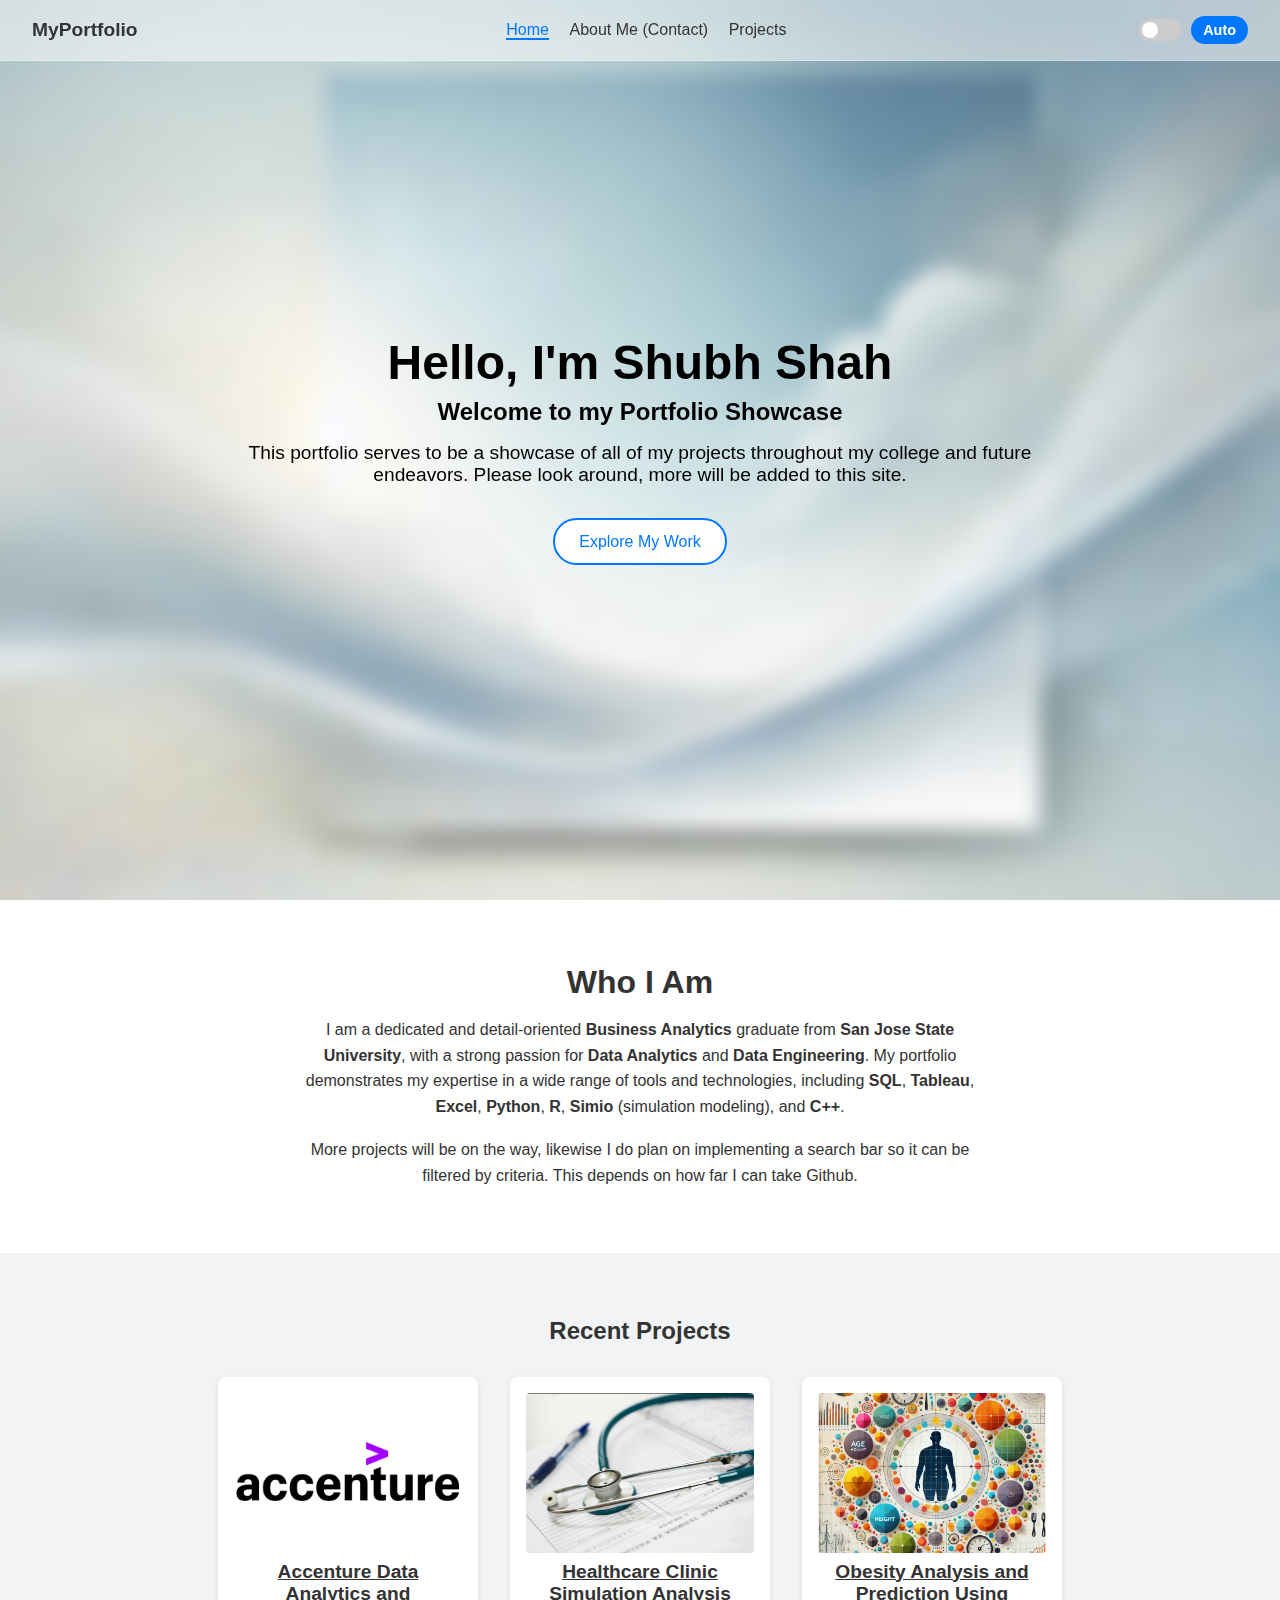
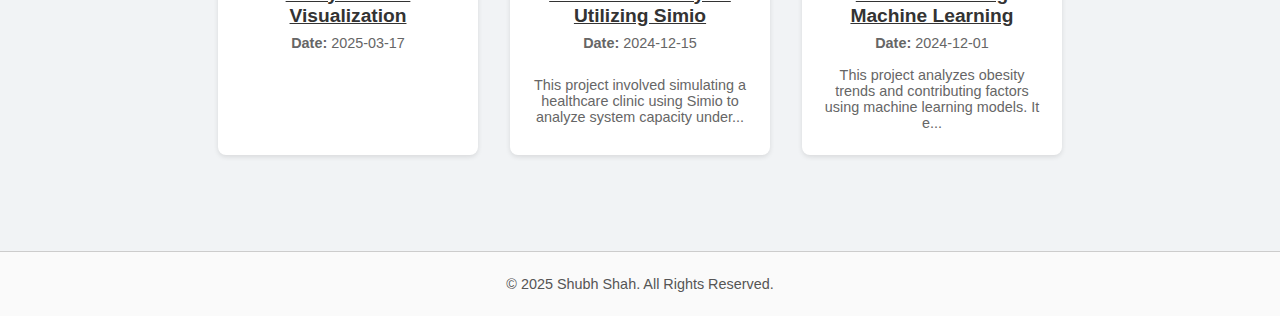
<file: index.html>
<!DOCTYPE html>
<html lang="en">
  <head>
    <meta charset="UTF-8" />
    <title>Shubh Shah | Data Analytics Portfolio</title>
    <meta
      name="description"
      content="Welcome to Shubh Shah's Data Analytics Portfolio. Explore data-driven insights and innovative solutions."
    />
    <meta name="viewport" content="width=device-width, initial-scale=1.0" />
    <link rel="stylesheet" href="assets/style.css" />
    <style>
      /* Enhanced CSS with Modal and Dark Mode Fixes */
      body {
        margin: 0;
        font-family: "Arial", sans-serif;
        background: #f9f9f9;
        transition: background-color 0.3s, color 0.3s; /* Smooth transitions */
      }

      /* Hero Section Background for Light Mode */
      .hero-section {
        position: relative;
        min-height: 100vh;
        display: flex;
        align-items: center;
        justify-content: center;
        text-align: center;
        background: url("assets/images/daytime.jpeg") center/cover no-repeat !important;
        background-blend-mode: overlay;
        padding: 2rem;
      }
      /* Hero Section Background for Dark Mode */
      body.dark .hero-section {
        background: url("assets/images/nighttime.jpg") center/cover no-repeat !important;
      }

      .hero-section::before {
        content: "";
        position: absolute;
        top: 0;
        left: 0;
        width: 100%;
        height: 100%;
        background: rgba(255, 255, 255, 0);
        backdrop-filter: blur(10px);
        z-index: 1;
      }
      .hero-container {
        position: relative;
        z-index: 2;
        color: #000;
        max-width: 800px;
      }
      .hero-container h1 {
        font-size: 3rem;
        margin: 0;
        text-shadow: 2px 2px 4px rgba(0, 0, 0, 0.3);
      }
      .hero-container h3 {
        font-size: 1.5rem;
        margin: 0.5rem 0;
        color: #000;
      }
      .hero-container p {
        font-size: 1.2rem;
        margin: 1rem 0;
      }
      .hero-buttons {
        margin-top: 2rem;
      }
      .hero-buttons button {
        padding: 0.8rem 1.5rem;
        margin: 0 0.5rem;
        font-size: 1rem;
        border: none;
        border-radius: 25px;
        cursor: pointer;
        transition: transform 0.3s, background 0.3s;
      }
      .hero-buttons button:first-child {
        background: #007acc;
        color: #fff;
      }
      .hero-buttons button:last-child {
        background: #fff;
        color: #007acc;
        border: 2px solid #007acc;
      }
      .hero-buttons button:hover {
        transform: scale(1.05);
      }

      .summary-section {
        padding: 4rem 2rem;
        text-align: center;
        background: #fff;
      }
      .summary-section h2 {
        font-size: 2rem;
        margin-bottom: 1rem;
      }
      .summary-section p {
        max-width: 700px;
        margin: 0 auto;
        line-height: 1.6;
        color: #333;
      }
      .projects-teaser {
        padding: 4rem 2rem;
        background: #f1f3f5;
        text-align: center;
      }
      .projects-grid {
        display: grid;
        grid-template-columns: repeat(3, 260px);
        gap: 2rem;
        max-width: 900px;
        margin: 2rem auto;
        justify-content: center;
      }
      .project-card {
        background: #fff;
        padding: 1rem;
        border-radius: 8px;
        box-shadow: 0 2px 5px rgba(0, 0, 0, 0.1);
        transition: transform 0.3s;
        display: flex;
        flex-direction: column;
        height: 100%;
        cursor: pointer;
      }
      .project-card:hover {
        transform: translateY(-5px);
      }
      .project-card img {
        width: 100%;
        height: 160px;
        object-fit: cover;
        border-radius: 4px;
        margin-bottom: 0.5rem;
      }
      .project-card h3 {
        margin: 0 0 0.5rem;
        font-size: 1.2rem;
        color: #333;
        text-align: center;
        text-decoration: underline;
      }
      .project-card p {
        margin: 0 0 0.5rem;
        color: #666;
        flex-grow: 1;
        font-size: 0.9rem;
        text-align: center;
      }
      @media (max-width: 900px) {
        .projects-grid {
          grid-template-columns: repeat(auto-fit, minmax(260px, 1fr));
        }
      }
      @media (max-width: 768px) {
        .hero-container h1 {
          font-size: 2rem;
        }
        .hero-container h3 {
          font-size: 1.2rem;
        }
        .hero-buttons button {
          display: block;
          margin: 0.5rem auto;
        }
      }

      /* Modal Styles (Copied from projects.html) */
      .modal {
        display: none;
        position: fixed;
        left: 0;
        top: 0;
        width: 100%;
        height: 100%;
        background-color: rgba(0, 0, 0, 0.6);
        z-index: 2000;
        justify-content: center;
        align-items: center;
      }
      .modal-content {
        width: 800px;
        max-height: 90vh;
        overflow-y: auto;
        background-color: #fff;
        color: #333;
        border: 1px solid #dcdcdc;
        border-radius: 8px;
        padding: 2rem;
        position: relative;
      }
      .close-btn {
        position: absolute;
        top: 1rem;
        right: 1rem;
        font-size: 1.5rem;
        cursor: pointer;
        background: none;
        border: none;
        color: #333;
      }
      .detailed-view {
        display: block;
      }
      .detailed-view h3 {
        margin: 1rem 0 0.5rem;
        font-size: 1.25rem;
        font-weight: bold;
        text-decoration: underline;
      }
      .detailed-view p {
        line-height: 1.5;
        margin-bottom: 1rem;
      }
      .detailed-view ul {
        margin-left: 1.5rem;
        margin-bottom: 1rem;
      }
      .detailed-view li {
        margin-bottom: 0.5rem;
      }

      /* Dark Mode Adjustments (Explicit Values Matching projects.html) */
      body.dark {
        background-color: #1e1e1e;
        color: #f0f0f0;
      }
      body.dark .summary-section {
        background-color: #1e1e1e;
        color: #f0f0f0;
      }
      body.dark .summary-section p {
        color: #f0f0f0;
      }
      body.dark .projects-teaser {
        background-color: #1e1e1e;
        color: #f0f0f0;
      }
      body.dark .projects-grid .project-card {
        background-color: #2a2a2a; /* Matches projects.html */
        color: #f0f0f0;
        border: 1px solid #444; /* Matches projects.html */
      }
      body.dark .projects-grid .project-card h3 {
        color: #f0f0f0; /* Matches projects.html */
      }
      body.dark .projects-grid .project-card p {
        color: #ccc; /* Matches projects.html */
      }
      body.dark .hero-section::before {
        background: rgba(0, 0, 0, 0.1); /* Darker glassmorphism overlay */
      }
      body.dark .hero-buttons button {
        color: #fff;
        background-color: #005ec2;
      }
      body.dark .hero-buttons button:last-child {
        background-color: #1e1e1e;
        color: #007acc;
        border: 2px solid #007acc;
      }
      body.dark .modal-content {
        background-color: #2a2a2a; /* Matches projects.html */
        color: #f0f0f0;
        border: 1px solid #444; /* Matches projects.html */
      }
      body.dark .close-btn {
        color: #f0f0f0; /* Matches projects.html */
      }

      body:not(.dark) .hero-section {
        /* Retain your background image settings */
        background: linear-gradient(rgba(0, 0, 0, 0.25), rgba(0, 0, 0, 0.25)),
          url("assets/images/image01.png") center/cover no-repeat;
        color: var(--light-text);
      }

      /* Force hero container text to be black in light mode */
      body:not(.dark) .hero-container,
      body:not(.dark) .hero-container h1,
      body:not(.dark) .hero-container h3,
      body:not(.dark) .hero-container p {
        color: #000 !important; /* Black text for light mode */
        text-shadow: none; /* Remove any text shadow */
      }
    </style>
  </head>
  <body>
    <!-- Navbar -->
    <header class="navbar" role="banner">
      <div class="nav-content">
        <div class="logo">MyPortfolio</div>
        <nav class="menu" role="navigation">
          <a href="index.html" class="active">Home</a>
          <a href="about.html">About Me (Contact)</a>
          <a href="projects.html">Projects</a>
        </nav>
        <div class="theme-controls">
          <label class="switch">
            <input
              type="checkbox"
              id="darkModeToggle"
              aria-label="Toggle dark mode"
            />
            <span class="slider round"></span>
          </label>
          <button id="autoModeToggle" class="auto-switch">Auto</button>
        </div>
      </div>
    </header>

    <!-- Hero Section -->
    <section class="hero-section">
      <div class="hero-container">
        <h1>Hello, I'm Shubh Shah</h1>
        <h3>Welcome to my Portfolio Showcase</h3>
        <p>
          This portfolio serves to be a showcase of all of my projects
          throughout my college and future endeavors. Please look around, more
          will be added to this site.
        </p>
        <div class="hero-buttons">
          <button onclick="window.location.href='projects.html'">
            Explore My Work
          </button>
        </div>
      </div>
    </section>

    <!-- Executive Summary -->
    <section class="summary-section">
      <h2>Who I Am</h2>
      <p>
        I am a dedicated and detail-oriented
        <strong>Business Analytics</strong> graduate from
        <strong>San Jose State University</strong>, with a strong passion for
        <strong>Data Analytics</strong> and <strong>Data Engineering</strong>.
        My portfolio demonstrates my expertise in a wide range of tools and
        technologies, including <strong>SQL</strong>, <strong>Tableau</strong>,
        <strong>Excel</strong>, <strong>Python</strong>, <strong>R</strong>,
        <strong>Simio</strong> (simulation modeling), and <strong>C++</strong>.
      </p>
      <br />
      <p>
        More projects will be on the way, likewise I do plan on implementing a
        search bar so it can be filtered by criteria. This depends on how far I
        can take Github.
      </p>
    </section>

    <!-- Recent Projects Section -->
    <section class="projects-teaser">
      <h2>Recent Projects</h2>
      <div class="projects-grid" id="recentProjects"></div>
    </section>

    <!-- Modal for Project Details -->
    <div id="projectModal" class="modal">
      <div class="modal-content">
        <button class="close-btn" id="modalCloseBtn">×</button>
        <div class="detailed-view">
          <h3>Introduction</h3>
          <p id="modalIntroduction"></p>
          <h3>Methodology</h3>
          <div id="modalMethodology"></div>
          <h3>Technologies</h3>
          <ul id="modalTechnologies"></ul>
          <h3>Study Background</h3>
          <p id="modalStory"></p>
          <h3>Collected Data</h3>
          <p id="modalCollectedData"></p>
          <h3>Conclusion</h3>
          <p id="modalConclusions"></p>
          <h3>Additional Resources</h3>
          <ul id="modalResources"></ul>
        </div>
      </div>
    </div>

    <!-- Footer -->
    <footer class="footer" role="contentinfo">
      <p>© 2025 Shubh Shah. All Rights Reserved.</p>
    </footer>

    <!-- JavaScript to Load Top 3 Recent Projects and Open Modals -->
    <script>
      document.addEventListener("DOMContentLoaded", () => {
        loadRecentProjects();
      });

      async function loadRecentProjects() {
        try {
          // Cache-busting to ensure fresh data
          const response = await fetch(
            `assets/projects.json?t=${new Date().getTime()}`
          );
          if (!response.ok)
            throw new Error(`HTTP error! Status: ${response.status}`);
          const projects = await response.json();
          console.log("Fetched projects:", projects); // Debug: Check data

          // Filter unique projects by ID
          const uniqueProjects = projects.filter(
            (p, i, self) => i === self.findIndex((t) => t.id === p.id)
          );
          // Sort by date descending
          uniqueProjects.sort((a, b) => new Date(b.date) - new Date(a.date));
          console.log("Sorted projects:", uniqueProjects); // Debug: Check sorting
          // Take top 3
          const recentProjects = uniqueProjects.slice(0, 3);
          console.log("Top 3 recent projects:", recentProjects); // Debug: Verify top 3

          if (recentProjects.length === 0)
            throw new Error("No projects found.");
          renderRecentProjects(recentProjects);
        } catch (error) {
          console.error("Error loading recent projects:", error);
          document.getElementById(
            "recentProjects"
          ).innerHTML = `<p>Failed to load projects: ${error.message}</p>`;
        }
      }

      function renderRecentProjects(projects) {
        const container = document.getElementById("recentProjects");
        if (!container) {
          console.error("Container #recentProjects not found.");
          return;
        }
        container.innerHTML = ""; // Clear previous content
        projects.forEach((project) => {
          const card = document.createElement("div");
          card.className = "project-card";
          card.innerHTML = `
            <img src="${
              project.thumbnail || "assets/images/default.png"
            }" alt="${project.title} Thumbnail">
            <h3>${project.title || "Untitled Project"}</h3>
            <p><strong>Date:</strong> ${project.date || "N/A"}</p>
            <p>${(project.description || "No description available.").substring(
              0,
              100
            )}...</p>
          `;
          card.addEventListener("click", () => openModal(project));
          container.appendChild(card);
        });
      }

      function openModal(project) {
        const modal = document.getElementById("projectModal");
        if (!modal) {
          console.error("Modal #projectModal not found.");
          return;
        }

        // Populate modal content
        document.getElementById("modalIntroduction").innerHTML =
          project.description || "No detailed description available.";
        document.getElementById("modalMethodology").innerHTML =
          project.methodology || "No methodology provided.";
        document.getElementById("modalTechnologies").innerHTML =
          project.technologies && project.technologies.length
            ? project.technologies.map((tech) => `<li>${tech}</li>`).join("")
            : "<li>No technologies listed</li>";
        document.getElementById("modalStory").innerHTML =
          project.overview?.story || "No background provided.";
        document.getElementById("modalCollectedData").innerHTML =
          project.overview?.collectedData || "No data collected.";
        document.getElementById("modalConclusions").innerHTML =
          project.overview?.conclusions || "No conclusions provided.";
        document.getElementById("modalResources").innerHTML =
          project.resources && project.resources.length
            ? project.resources
                .map(
                  (resource) => `
                    <li>
                      <strong>${resource.name || "Resource"}</strong> (${
                    resource.category || "N/A"
                  }) – 
                      <a href="${
                        resource.file_path || "#"
                      }" target="_blank">View</a> / 
                      <a href="${
                        resource.file_path || "#"
                      }" download>Download</a>
                    </li>`
                )
                .join("")
            : "<li>No additional resources available.</li>";

        modal.style.display = "flex"; // Show the modal
      }

      function closeModal() {
        const modal = document.getElementById("projectModal");
        if (modal) modal.style.display = "none";
      }

      // Event listeners for closing the modal
      document
        .getElementById("modalCloseBtn")
        ?.addEventListener("click", closeModal);
      window.addEventListener("click", (e) => {
        const modal = document.getElementById("projectModal");
        if (e.target === modal) closeModal();
      });
    </script>
    <script src="assets/script.js"></script>
  </body>
</html>
</file>
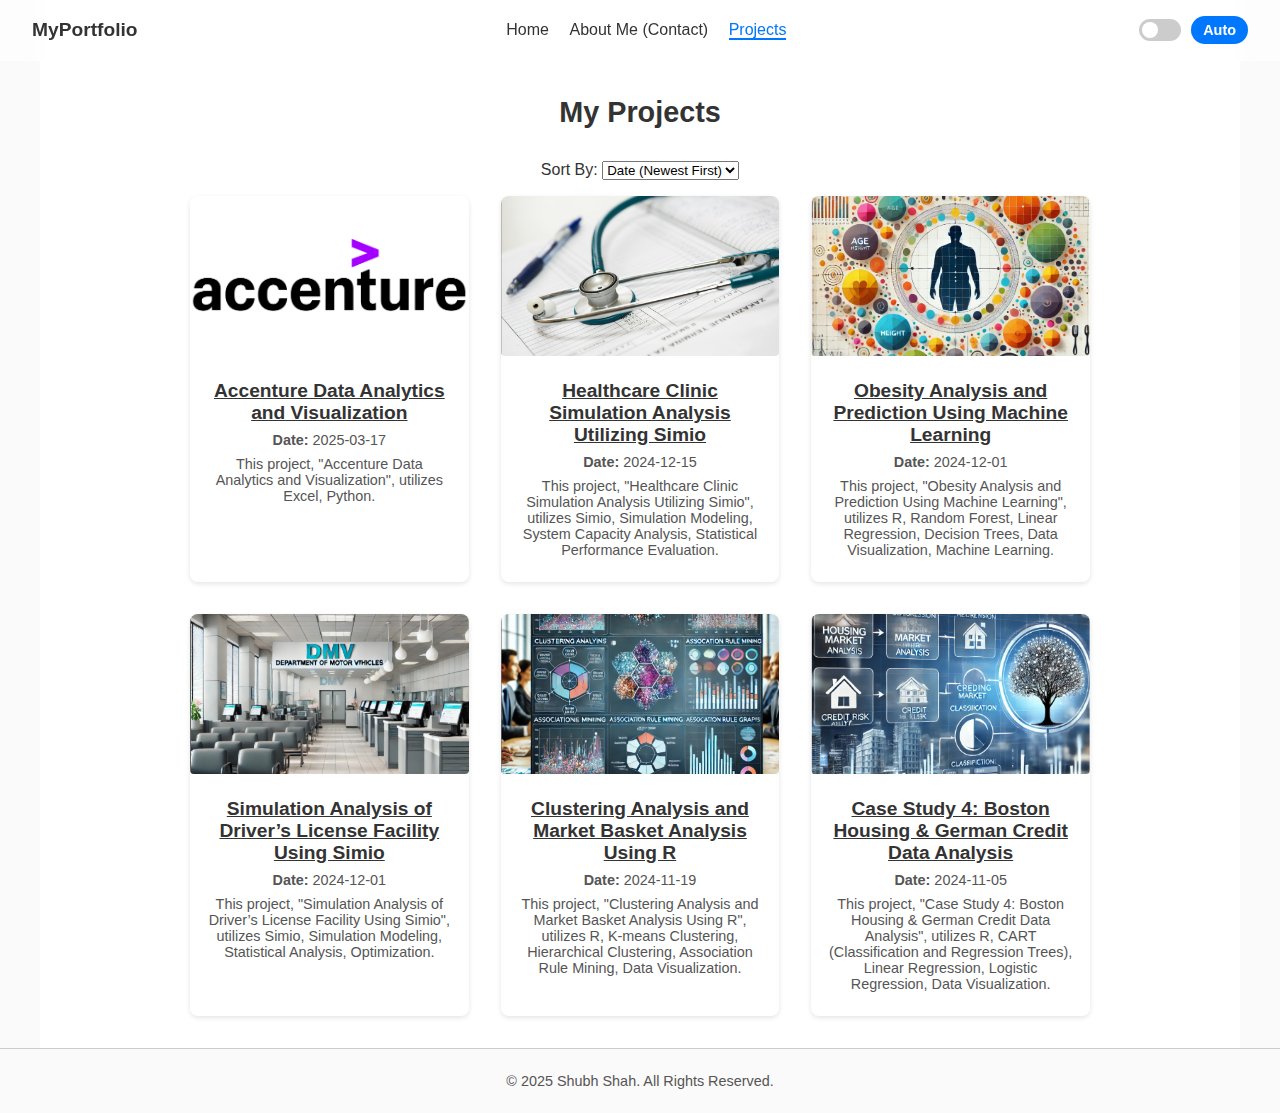
<file: projects.html>
<!DOCTYPE html>
<html lang="en">
  <head>
    <meta charset="UTF-8" />
    <title>MyPortfolio | Projects</title>
    <meta
      name="description"
      content="Explore my projects, showcasing dynamic solutions and innovative code implementations."
    />
    <meta name="viewport" content="width=device-width, initial-scale=1.0" />
    <link rel="stylesheet" href="assets/style.css" />
    <!-- Inline Critical Styles -->
    <style>
      /* Base Styles */
      * {
        margin: 0;
        padding: 0;
        box-sizing: border-box;
      }
      body {
        font-family: -apple-system, BlinkMacSystemFont, "Segoe UI", Roboto,
          sans-serif;
        background-color: #fafafa;
        color: #333;
        transition: background-color 0.3s, color 0.3s;
      }
      body.dark {
        background-color: #1e1e1e;
        color: #f0f0f0;
      }
      /* Navbar */
      .navbar {
        position: fixed;
        top: 0;
        left: 0;
        width: 100%;
        background-color: rgba(255, 255, 255, 0.5);
        border-bottom: 1px solid rgba(255, 255, 255, 0.3);
        z-index: 999;
      }
      body.dark .navbar {
        background-color: rgba(30, 30, 30, 0.5);
        border-bottom: 1px solid rgba(255, 255, 255, 0.1);
      }
      .nav-content {
        display: flex;
        align-items: center;
        justify-content: space-between;
        padding: 1rem 2rem;
      }
      .logo {
        font-weight: bold;
        font-size: 1.2rem;
      }
      .menu a {
        margin-left: 1rem;
        text-decoration: none;
        color: inherit;
      }
      .menu a.active {
        color: #0077ff;
        border-bottom: 2px solid #0077ff;
      }
      /* Projects Section */
      .page-section {
        padding: 6rem 2rem 2rem;
        max-width: 1200px;
        margin: 0 auto;
      }
      .projects-section h2 {
        text-align: center;
        margin-bottom: 2rem;
        font-size: 1.8rem;
      }
      .project-cards-container {
        display: grid;
        grid-template-columns: repeat(3, 1fr);
        gap: 2rem;
        max-width: 900px;
        margin: 0 auto;
      }
      .project-card {
        background-color: #fff;
        border-radius: 8px;
        box-shadow: 0 2px 5px rgba(0, 0, 0, 0.1);
        cursor: pointer;
        display: flex;
        flex-direction: column;
      }
      body.dark .project-card {
        background-color: #2a2a2a;
        color: #f0f0f0;
        border: 1px solid #444;
      }
      .project-card img {
        width: 100%;
        height: 160px;
        object-fit: cover;
        border-radius: 4px;
      }
      .card-content {
        padding: 1rem;
        text-align: center;
      }
      .card-content h3 {
        margin-bottom: 0.5rem;
        font-size: 1.2rem;
        text-decoration: underline;
      }
      .card-content p {
        margin-bottom: 0.5rem;
        font-size: 0.9rem;
        color: #555;
      }
      body.dark .card-content p {
        color: #ccc;
      }
      /* Modal Styles */
      .modal {
        display: none;
        position: fixed;
        left: 0;
        top: 0;
        width: 100%;
        height: 100%;
        background-color: rgba(0, 0, 0, 0.6);
        z-index: 2000;
        justify-content: center;
        align-items: center;
      }
      .modal-content {
        width: 800px;
        max-height: 90vh;
        overflow-y: auto;
        background-color: #fff;
        color: #333;
        border: 1px solid #dcdcdc;
        border-radius: 8px;
        padding: 2rem;
        position: relative;
      }
      body.dark .modal-content {
        background-color: #2a2a2a;
        color: #f0f0f0;
      }
      .close-btn {
        position: absolute;
        top: 1rem;
        right: 1rem;
        font-size: 1.5rem;
        cursor: pointer;
        background: none;
        border: none;
        color: #333;
      }
      body.dark .close-btn {
        color: #f0f0f0;
      }
      /* Detailed Modal View */
      .detailed-view {
        display: block;
      }
      .detailed-view h3 {
        margin: 1rem 0 0.5rem;
        font-size: 1.25rem;
        font-weight: bold;
        text-decoration: underline;
      }
      .detailed-view p {
        line-height: 1.5;
        margin-bottom: 1rem;
      }
      .detailed-view ul {
        margin-left: 1.5rem;
        margin-bottom: 1rem;
      }
      .detailed-view li {
        margin-bottom: 0.5rem;
      }
    </style>
  </head>
  <body>
    <!-- Navbar -->
    <header class="navbar" role="banner">
      <div class="nav-content">
        <div class="logo">MyPortfolio</div>
        <nav class="menu" role="navigation">
          <a href="index.html">Home</a>
          <a href="about.html">About Me (Contact)</a>
          <a href="projects.html" class="active">Projects</a>
        </nav>
        <div class="theme-controls">
          <label class="switch">
            <input
              type="checkbox"
              id="darkModeToggle"
              aria-label="Toggle dark mode"
            />
            <span class="slider round"></span>
          </label>
          <button id="autoModeToggle" class="auto-switch">Auto</button>
        </div>
      </div>
    </header>

    <!-- Projects Section -->
    <section class="page-section projects-section">
      <h2>My Projects</h2>
      <div style="margin-bottom: 1rem; text-align: center">
        <label for="sortSelect">Sort By:</label>
        <select id="sortSelect" onchange="sortProjects()">
          <option value="date">Date (Newest First)</option>
          <option value="title">Title (A-Z)</option>
        </select>
      </div>
      <div id="projectCardsContainer" class="project-cards-container">
        <!-- Cards loaded dynamically -->
      </div>
    </section>

    <footer class="footer" role="contentinfo">
      <p>© 2025 Shubh Shah. All Rights Reserved.</p>
    </footer>

    <!-- Modal for Project Details (Detailed View Only) -->
    <div id="projectModal" class="modal">
      <div class="modal-content">
        <button class="close-btn" id="modalCloseBtn">×</button>
        <div class="detailed-view">
          <h3>Introduction</h3>
          <p id="modalIntroduction"></p>
          <h3>Methodology</h3>
          <div id="modalMethodology"></div>
          <h3>Technologies</h3>
          <ul id="modalTechnologies"></ul>
          <h3>Study Background</h3>
          <p id="modalStory"></p>
          <h3>Collected Data</h3>
          <p id="modalCollectedData"></p>
          <h3>Conclusion</h3>
          <p id="modalConclusions"></p>
          <h3>Additional Resources</h3>
          <ul id="modalResources"></ul>
        </div>
      </div>
    </div>

    <!-- Inline JavaScript -->
    <script>
      document.addEventListener("DOMContentLoaded", () => {
        loadProjects();
      });

      async function loadProjects() {
        try {
          // Add cache-busting query parameter
          const response = await fetch(
            `assets/projects.json?t=${new Date().getTime()}`
          );
          if (!response.ok)
            throw new Error("Network response was not ok " + response.status);
          const projects = await response.json();
          console.log("Fetched projects:", projects); // Debug log
          const uniqueProjects = projects.filter(
            (p, i, self) => i === self.findIndex((t) => t.id === p.id)
          );
          uniqueProjects.sort((a, b) => new Date(b.date) - new Date(a.date));
          renderProjectCards(uniqueProjects);
          window.projectData = uniqueProjects;
        } catch (error) {
          console.error("Error loading projects:", error);
          document.getElementById("projectCardsContainer").innerHTML =
            "<p>Unable to load projects at this time. Error: " +
            error.message +
            "</p>";
        }
      }

      function renderProjectCards(projects) {
        const container = document.getElementById("projectCardsContainer");
        if (!container) return;
        container.innerHTML = "";
        projects.forEach((project) => {
          const card = document.createElement("div");
          card.className = "project-card";
          card.id = `project-${project.id}`;
          card.innerHTML = `
            <img src="${
              project.thumbnail || "assets/images/default.png"
            }" alt="${project.title} Thumbnail" class="thumbnail">
            <div class="card-content">
              <h3>${project.title}</h3>
              <p><strong>Date:</strong> ${project.date}</p>
              <p>This project, "${project.title}", utilizes ${
            project.technologies.join(", ") || "various technologies"
          }.</p>
            </div>
          `;
          card.addEventListener("click", () => openModal(project));
          container.appendChild(card);
        });
        const hash = window.location.hash.substring(1);
        if (hash) {
          const projectId = parseInt(hash, 10);
          const targetProject = projects.find((p) => p.id === projectId);
          if (targetProject) openModal(targetProject);
        }
      }

      function isImageFile(filePath) {
        const imageExtensions = [
          ".png",
          ".jpg",
          ".jpeg",
          ".gif",
          ".bmp",
          ".svg",
        ];
        const ext = filePath
          .toLowerCase()
          .slice(((filePath.lastIndexOf(".") - 1) >>> 0) + 2);
        return imageExtensions.includes("." + ext);
      }

      function openModal(project) {
        const modal = document.getElementById("projectModal");
        if (!modal) return;
        // Populate Detailed View Sections directly
        document.getElementById("modalIntroduction").innerHTML = `<p>${
          project.description || "No detailed description available."
        }</p>`;
        document.getElementById("modalMethodology").innerHTML =
          project.methodology || "No methodology provided.";
        if (project.technologies && project.technologies.length) {
          document.getElementById("modalTechnologies").innerHTML =
            project.technologies.map((tech) => `<li>${tech}</li>`).join("");
        } else {
          document.getElementById("modalTechnologies").innerHTML =
            "<li>No technologies listed</li>";
        }
        document.getElementById("modalStory").innerHTML =
          project.overview?.story || "No background provided.";
        document.getElementById("modalCollectedData").innerHTML =
          project.overview?.collectedData || "No data collected.";
        document.getElementById("modalConclusions").innerHTML =
          project.overview?.conclusions || "No conclusions provided.";
        if (project.resources && project.resources.length) {
          document.getElementById("modalResources").innerHTML =
            project.resources
              .map((resource) => {
                // Construct GitHub view URL for the file
                const viewUrl = `https://github.com/sshah2000/sshah/blob/main/${resource.file_path}`;
                // Construct raw URL for downloading
                const rawUrl = `https://raw.githubusercontent.com/sshah2000/sshah/main/${resource.file_path}`;

                return `
    <li>
        <strong>${resource.name}</strong> (${resource.category}) – 
        <a href="${viewUrl}" target="_blank">View</a>
 / 
        <a href="${rawUrl}" download>Download</a>
    </li>
`;
              })
              .join("");
        } else {
          document.getElementById("modalResources").innerHTML =
            "<li>No additional resources available.</li>";
        }
        // Directly display the detailed modal
        modal.style.display = "flex";
      }

      function closeModal() {
        const modal = document.getElementById("projectModal");
        if (modal) modal.style.display = "none";
      }

      document
        .getElementById("modalCloseBtn")
        ?.addEventListener("click", closeModal);
      window.addEventListener("click", (e) => {
        const modal = document.getElementById("projectModal");
        if (e.target === modal) closeModal();
      });

      function openImageViewer(imageUrl) {
        const viewer = document.getElementById("imageViewer");
        const viewerImage = document.getElementById("viewerImage");
        if (viewer && viewerImage) {
          viewerImage.src = imageUrl;
          viewer.style.display = "flex";
        }
      }

      function closeImageViewer() {
        const viewer = document.getElementById("imageViewer");
        if (viewer) viewer.style.display = "none";
      }

      document
        .getElementById("imageViewerCloseBtn")
        ?.addEventListener("click", closeImageViewer);
      window.addEventListener("click", (e) => {
        const viewer = document.getElementById("imageViewer");
        if (e.target === viewer) closeImageViewer();
      });

      function sortProjects() {
        const sortSelect = document.getElementById("sortSelect");
        const sortValue = sortSelect.value;
        let sortedProjects = [...window.projectData];
        if (!sortedProjects || sortedProjects.length === 0) {
          console.warn("No project data available for sorting. Reloading...");
          loadProjects();
          return;
        }
        if (sortValue === "date") {
          sortedProjects.sort((a, b) => new Date(b.date) - new Date(a.date));
        } else if (sortValue === "title") {
          sortedProjects.sort((a, b) => a.title.localeCompare(b.title));
        }
        renderProjectCards(sortedProjects);
      }

      window.sortProjects = sortProjects;
      // Poll for updates every 10 seconds
      setInterval(loadProjects, 10000);
    </script>
    <script src="assets/script.js"></script>
  </body>
</html>
</file>
<file: assets/style.css>
/* style.css */

/* CSS Variables for Light and Dark Mode */
:root {
  --primary-color: #0077ff;
  --primary-color-dark: #005ec2;
  --light-bg: #fafafa;
  --light-text: #333;
  --dark-bg: #1e1e1e;
  --dark-text: #f0f0f0;
  --white: #fff;
  --gray-light: #ccc;
  --gray-dark: #555;
  --modal-bg: #fff;
  --modal-bg-dark: #2a2a2a;
}

/* Reset & Base Styles */
* {
  margin: 0;
  padding: 0;
  box-sizing: border-box;
}

body {
  font-family: -apple-system, BlinkMacSystemFont, "Segoe UI", Roboto, sans-serif;
  background-color: var(--light-bg);
  color: var(--light-text);
  transition: background-color 0.3s, color 0.3s;
}

body.dark {
  background-color: var(--dark-bg);
  color: var(--dark-text);
}

/* Navbar Styles */
.navbar {
  position: fixed;
  top: 0;
  left: 0;
  width: 100%;
  backdrop-filter: blur(10px);
  background-color: rgba(255, 255, 255, 0.5);
  border-bottom: 1px solid rgba(255, 255, 255, 0.3);
  z-index: 999;
}

body.dark .navbar {
  background-color: rgba(30, 30, 30, 0.5);
  border-bottom: 1px solid rgba(255, 255, 255, 0.1);
}

.nav-content {
  display: flex;
  align-items: center;
  justify-content: space-between;
  padding: 1rem 2rem;
}

.logo {
  font-weight: bold;
  font-size: 1.2rem;
}

.menu a {
  margin-left: 1rem;
  text-decoration: none;
  color: inherit;
  transition: color 0.2s;
}

.menu a:hover,
.menu a.active {
  color: var(--primary-color);
  border-bottom: 2px solid var(--primary-color);
}

/* Dark Mode Toggle Switch */
.switch {
  position: relative;
  display: inline-block;
  width: 42px;
  height: 22px;
}

.switch input {
  opacity: 0;
  width: 0;
  height: 0;
}

.slider {
  position: absolute;
  cursor: pointer;
  top: 0;
  left: 0;
  right: 0;
  bottom: 0;
  background-color: var(--gray-light);
  transition: 0.4s;
  border-radius: 34px;
}

.slider:before {
  position: absolute;
  content: "";
  height: 16px;
  width: 16px;
  left: 3px;
  bottom: 3px;
  background-color: var(--white);
  transition: 0.4s;
  border-radius: 50%;
}

input:checked + .slider {
  background-color: var(--primary-color);
}

input:checked + .slider:before {
  transform: translateX(20px);
}

/* Theme Controls */
.theme-controls {
  display: flex;
  align-items: center;
  gap: 10px;
}

/* Auto Mode Button Styling */
.auto-switch {
  padding: 6px 12px;
  background-color: var(--gray-light); /* Default inactive */
  color: var(--dark-text);
  border: none;
  border-radius: 34px;
  cursor: pointer;
  transition: background-color 0.3s, transform 0.2s;
  font-weight: bold;
  font-size: 0.9rem;
}

/* Auto Mode Active (Blue) */
.auto-switch.active {
  background-color: var(--primary-color); /* Blue when active */
  color: var(--white);
}

/* Hover Effect */
.auto-switch:hover {
  transform: scale(1.05);
}

/* Dark Mode Adjustments for Auto Switch */
body.dark .auto-switch {
  background-color: var(--gray-dark);
  color: var(--white);
}

body.dark .auto-switch.active {
  background-color: var(--primary-color-dark); /* Darker blue in dark mode */
}

/* Hero Section Styles */
.hero-section {
  position: relative;
  min-height: 100vh;
  display: flex;
  align-items: center;
  justify-content: center;
  text-align: center;
  padding-top: 4rem;
  background: linear-gradient(rgba(0, 0, 0, 0.5), rgba(0, 0, 0, 0.5)),
    /* Blur overlay */ url("assets/images/image01.png") center/cover no-repeat; /* Default image */
  background-blend-mode: overlay;
  backdrop-filter: blur(10px); /* Blur effect for the background */
  animation: none; /* Remove slideshow animation, as it’s not in the screenshot */
}

.hero-section::before {
  content: "";
  position: absolute;
  top: 0;
  left: 0;
  width: 100%;
  height: 100%;
  background: linear-gradient(
    rgba(0, 0, 0, 0.7),
    rgba(0, 0, 0, 0.7)
  ); /* Dark overlay for text readability */
  z-index: 1;
  backdrop-filter: blur(5px); /* Blur effect for text layer */
}

.hero-container {
  position: relative;
  z-index: 2; /* Above the slideshow and blur */
  color: var(--white); /* Ensure text is readable over slideshow */
  max-width: 800px;
}

.hero-container h1 {
  font-size: 2.5rem;
  margin-bottom: 1rem;
  text-shadow: 2px 2px 4px rgba(0, 0, 0, 0.5); /* Enhance readability */
}

.hero-container h3 {
  font-size: 1.2rem;
  margin: 0.5rem 0;
  color: #e0e0e0;
}

.hero-container p {
  font-size: 1rem;
  margin-bottom: 2rem;
}

.hero-buttons {
  margin-top: 1.5rem;
  display: flex;
  gap: 1rem;
  justify-content: center;
}

.hero-buttons button {
  padding: 0.8rem 1.2rem;
  font-size: 1rem;
  border: none;
  border-radius: 5px;
  color: var(--white);
  background-color: var(--primary-color);
  cursor: pointer;
  transition: background-color 0.3s, transform 0.2s;
}

.hero-buttons button:hover {
  background-color: var(--primary-color-dark);
  transform: translateY(-2px);
}

/* Dark Mode Adjustments for Hero Section */
body.dark .hero-section {
  background: linear-gradient(rgba(0, 0, 0, 0.7), rgba(0, 0, 0, 0.7)),
    url("assets/images/image02.png") center/cover no-repeat;
  background-blend-mode: overlay;
  color: var(--dark-text);
}

body.dark .hero-container h1,
body.dark .hero-container h3,
body.dark .hero-container p {
  text-shadow: 2px 2px 4px rgba(0, 0, 0, 0.5);
  color: var(--white);
}

body.dark .hero-buttons button {
  color: var(--white);
  background-color: var(--primary-color-dark);
}

body.dark .hero-buttons button:last-child {
  background-color: var(--dark-bg);
  color: var(--primary-color);
  border: 2px solid var(--primary-color);
}

/* Light Mode Adjustments for Hero Section */
body:not(.dark) .hero-section {
  background: linear-gradient(rgba(0, 0, 0, 0.25), rgba(0, 0, 0, 0.25)),
    url("assets/images/image01.png") center/cover no-repeat;
  color: var(--light-text);
}

body:not(.dark) .hero-container h1,
body:not(.dark) .hero-container h3,
body:not(.dark) .hero-container p {
  color: var(--white);
  text-shadow: none;
}

body:not(.dark) .hero-buttons button {
  color: var(--white);
  background-color: var(--primary-color);
}

body:not(.dark) .hero-buttons button:last-child {
  background-color: var(--white);
  color: var(--primary-color);
  border: 2px solid var(--primary-color);
}

/* Light Mode Adjustments for Hero Section */
body:not(.dark) .hero-section {
  background: linear-gradient(rgba(0, 0, 0, 0.25), rgba(0, 0, 0, 0.25)),
    url("assets/images/image02.png") center/cover no-repeat;
  color: var(--light-text);
}

body:not(.dark) .hero-container h1,
body:not(.dark) .hero-container h3,
body:not(.dark) .hero-container p {
  color: var(--white);
  text-shadow: none;
}

body:not(.dark) .hero-buttons button {
  color: var(--white);
  background-color: var(--primary-color);
}

body:not(.dark) .hero-buttons button:last-child {
  background-color: var(--white);
  color: var(--primary-color);
  border: 2px solid var(--primary-color);
}

/* Page Sections */
.page-section {
  padding: 6rem 2rem 2rem;
  max-width: 1200px;
  margin: 0 auto;
}

.page-section h2 {
  text-align: center;
  margin-bottom: 2rem;
}

/* About Section */
.about-section .about-content {
  display: flex;
  flex-wrap: wrap;
  gap: 2rem;
  align-items: center;
  justify-content: center;
  max-width: 800px;
  margin: 0 auto;
}

.about-photo {
  width: 200px;
  height: 200px;
  object-fit: cover;
  border-radius: 50%;
}

/* Projects Section */
.projects-section {
  padding: 4rem 2rem;
  background-color: var(--white);
}

body.dark .projects-section {
  background-color: var(--dark-bg);
}

.projects-section h2 {
  text-align: center;
  margin-bottom: 2rem;
  font-size: 1.8rem;
}

.projects-grid,
.featured-projects-grid {
  display: grid;
  grid-template-columns: repeat(3, 1fr);
  gap: 2rem;
  max-width: 900px;
  margin: 2rem auto;
  justify-content: center;
}

@media (max-width: 1200px) {
  .projects-grid,
  .featured-projects-grid {
    grid-template-columns: repeat(3, 1fr);
  }
}

@media (max-width: 900px) {
  .projects-grid,
  .featured-projects-grid {
    grid-template-columns: repeat(auto-fit, minmax(260px, 1fr));
  }
}

@media (max-width: 768px) {
  .projects-grid,
  .featured-projects-grid {
    grid-template-columns: repeat(2, 1fr);
  }
}

@media (max-width: 480px) {
  .projects-grid,
  .featured-projects-grid {
    grid-template-columns: 1fr;
  }
}

.project-card,
.featured-project-card {
  background-color: var(--white);
  border-radius: 8px;
  box-shadow: 0 2px 5px rgba(0, 0, 0, 0.1);
  overflow: hidden;
  transition: transform 0.2s;
  cursor: pointer;
  display: flex;
  flex-direction: column;
  height: 100%;
}

body.dark .project-card,
body.dark .featured-project-card {
  background-color: var(--modal-bg-dark);
  color: var(--dark-text);
  border: 1px solid #444;
}

.project-card:hover,
.featured-project-card:hover {
  transform: translateY(-3px);
}

.project-card img,
.featured-project-card img {
  width: 100%;
  height: 160px;
  object-fit: cover;
  border-radius: 4px;
  margin-bottom: 0.5rem;
}

.project-card .card-content,
.featured-project-card .content {
  padding: 1rem;
  text-align: center;
}

.project-card .card-content h3,
.featured-project-card .content h3 {
  margin-bottom: 0.5rem;
  font-size: 1.2rem;
  color: var(--light-text);
  text-align: center;
  text-decoration: underline;
}

body.dark .project-card .card-content h3,
body.dark .featured-project-card .content h3 {
  color: var(--dark-text);
}

.project-card .card-content p,
.featured-project-card .content p {
  margin-bottom: 0.5rem;
  color: var(--gray-dark);
  flex-grow: 1;
  font-size: 0.9rem;
  text-align: center;
}

body.dark .project-card .card-content p,
body.dark .featured-project-card .content p {
  color: var(--gray-light);
}

.featured-project-card button {
  margin-top: 1rem;
  padding: 0.5rem 1rem;
  background-color: var(--primary-color);
  border: none;
  border-radius: 5px;
  color: var(--white);
  cursor: pointer;
  transition: background-color 0.3s;
}

.featured-project-card button:hover {
  background-color: var(--primary-color-dark);
}

/* Modal Styles */
.modal {
  display: none;
  position: fixed;
  left: 0;
  top: 0;
  width: 100%;
  height: 100%;
  background-color: rgba(0, 0, 0, 0.6); /* Semi-transparent overlay */
  z-index: 2000;
  justify-content: center;
  align-items: center;
  transition: background-color 0.3s; /* Smooth transition for theme changes */
}

/* Modal Styles */
.modal {
  display: none;
  position: fixed;
  left: 0;
  top: 0;
  width: 100%;
  height: 100%;
  background-color: rgba(0, 0, 0, 0.6); /* Semi-transparent overlay */
  z-index: 2000;
  justify-content: center;
  align-items: center;
  transition: background-color 0.3s; /* Smooth transition for theme changes */
}

/* Modal Content */
.modal-content {
  width: 80vw;
  max-height: 80vh;
  overflow-y: auto;
  background-color: var(--modal-bg); /* Light mode */
  color: var(--light-text);
  position: relative;
  border-radius: 8px;
  padding: 2rem; /* Increased for report-like spacing */
  box-shadow: 0 4px 6px rgba(0, 0, 0, 0.1);
  transition: background-color 0.3s, color 0.3s; /* Smooth theme switching */
}

/* Dark Mode Adjustments for Modal Content */
body.dark .modal-content {
  background-color: var(--modal-bg-dark);
  color: var(--dark-text);
}

/* Ensure no size changes in dark mode */
body.dark .modal-content,
body:not(.dark) .modal-content {
  width: 80vw;
  max-height: 80vh;
}

/* Close Button */
.close-btn {
  position: absolute;
  top: 1rem;
  right: 1rem;
  font-size: 1.5rem;
  cursor: pointer;
  background: none;
  border: none;
  color: var(--light-text);
  transition: color 0.3s;
}

body.dark .close-btn {
  color: var(--dark-text);
}

/* Modal Tabs (Optional, preserved from original) */
.modal-tabs {
  display: flex;
  border-bottom: 1px solid var(--gray-light);
  margin-bottom: 1rem;
}

body.dark .modal-tabs {
  border-bottom: 1px solid #444;
}

.tablinks {
  background: none;
  border: none;
  cursor: pointer;
  padding: 0.5rem 1rem;
  font-weight: 500;
  color: var(--light-text);
  transition: color 0.3s, border-bottom 0.3s;
}

body.dark .tablinks {
  color: var(--dark-text);
}

.tablinks.active {
  border-bottom: 3px solid var(--primary-color);
  color: var(--primary-color);
}

.tabcontent {
  display: none;
  margin-top: 1rem;
}

.tabcontent.active {
  display: block;
}

/* Report Section Styling for Modal */
.report-section {
  line-height: 1.6;
  font-size: 1rem;
  display: grid;
  grid-template-columns: repeat(
    3,
    1fr
  ); /* Desktop: 3 columns for thumbnail, title/date, description */
  gap: 1rem;
}

.report-section h2 {
  text-align: center;
  text-decoration: underline;
  margin-bottom: 1rem;
  grid-column: span 3; /* Span all columns */
  color: var(--light-text);
}

body.dark .report-section h2 {
  color: var(--dark-text);
}

.report-section h3 {
  text-decoration: underline;
  margin-top: 1rem;
  margin-bottom: 0.5rem;
  grid-column: span 3; /* Span all columns */
  color: var(--light-text);
}

body.dark .report-section h3 {
  color: var(--dark-text);
}

.report-section p,
.report-section ul,
.report-section li {
  margin-left: 1rem;
  color: var(--light-text);
}

body.dark .report-section p,
body.dark .report-section ul,
body.dark .report-section li {
  color: var(--dark-text);
}

.report-section ul {
  list-style-type: disc;
  margin-left: 1.5rem;
}

.report-section a {
  color: var(--primary-color);
  text-decoration: none;
  transition: color 0.3s;
}

.report-section a:hover {
  text-decoration: underline;
}

/* Contact Form Styles */
.contact-section {
  padding: 5rem 2rem;
  max-width: 800px;
  margin: 0 auto;
  text-align: left;
}

.contact-form {
  display: flex;
  flex-direction: column;
  gap: 1rem;
}

.contact-form label {
  font-weight: bold;
  margin-bottom: 0.3rem;
}

.contact-form input,
.contact-form textarea {
  width: 100%;
  padding: 0.7rem;
  border-radius: 5px;
  border: 1px solid var(--gray-light);
}

.contact-form button {
  align-self: flex-start;
  background-color: var(--primary-color);
  color: var(--white);
  border: none;
  padding: 0.75rem 1.5rem;
  border-radius: 5px;
  cursor: pointer;
  transition: background-color 0.3s;
}

.contact-form button:hover {
  background-color: var(--primary-color-dark);
}

/* Footer Styles */
.footer {
  text-align: center;
  padding: 1.5rem;
  background-color: var(--light-bg);
  color: var(--gray-dark);
  font-size: 0.9rem;
  border-top: 1px solid var(--gray-light);
}

body.dark .footer {
  background-color: var(--modal-bg-dark);
  color: var(--gray-light);
}

.footer a {
  color: var(--primary-color);
  text-decoration: none;
  margin: 0 0.5rem;
  transition: color 0.2s;
}

.footer a:hover {
  color: var(--primary-color-dark);
}

/* Responsive Tweaks */
@media (max-width: 768px) {
  .nav-content {
    flex-direction: column;
  }
  .hero-section {
    padding-top: 6rem;
  }
  .about-section .about-content,
  .contact-form {
    flex-direction: column;
    text-align: center;
  }
}

@media (max-width: 900px) {
  /* Tablet */
  .modal-content {
    width: 90vw;
  }
  .report-section {
    grid-template-columns: repeat(2, 1fr); /* Two columns */
  }
  .report-section h2,
  .report-section h3,
  .report-section p,
  .report-section ul,
  .report-section li {
    grid-column: span 2; /* Span both columns */
  }
}

@media (max-width: 480px) {
  /* Mobile */
  .modal-content {
    width: 95vw;
    padding: 1rem;
  }
  .report-section {
    grid-template-columns: 1fr; /* Single column, stacked vertically */
  }
  .report-section h2,
  .report-section h3,
  .report-section p,
  .report-section ul,
  .report-section li {
    grid-column: span 1; /* Span single column */
  }
}

/* Improve Project Card Visibility in Dark Mode */
body.dark .project-card img,
body.dark .featured-project-card img {
  border-radius: 4px;
  display: block;
  width: 100%;
  height: auto;
}

.project-card,
.featured-project-card {
  box-shadow: 0 4px 8px rgba(0, 0, 0, 0.2);
}

/* Ensure Smooth Transitions for All Modal Elements */
.modal-content,
.close-btn,
.tablinks,
.report-section h2,
.report-section h3,
.report-section p,
.report-section ul,
.report-section li,
.report-section a {
  transition: all 0.3s ease;
}

/* Enhanced Project Grid and Cards (Optional) */
.enhanced-grid {
  display: grid;
  grid-template-columns: repeat(3, 1fr);
  gap: 2.5rem; /* Slightly larger gap for visual appeal */
  max-width: 1200px;
  margin: 2rem auto;
  justify-content: center;
}

.enhanced-card {
  background-color: var(--white);
  border-radius: 10px; /* Slightly more rounded corners */
  box-shadow: 0 4px 12px rgba(0, 0, 0, 0.15); /* Enhanced shadow */
  overflow: hidden;
  transition: transform 0.3s, box-shadow 0.3s;
  cursor: pointer;
  display: flex;
  flex-direction: column;
  height: 100%;
}

body.dark .enhanced-card {
  background-color: var(--modal-bg-dark);
  color: var(--dark-text);
  border: 1px solid #444;
}

.enhanced-card:hover {
  transform: translateY(-5px);
  box-shadow: 0 6px 18px rgba(0, 0, 0, 0.2);
}

.enhanced-card .card-content p {
  margin-bottom: 0.75rem; /* Slightly more spacing */
}

/* Responsive Adjustments for Enhanced Grid */
@media (max-width: 900px) {
  .enhanced-grid {
    grid-template-columns: repeat(auto-fit, minmax(280px, 1fr));
  }
}

@media (max-width: 768px) {
  .enhanced-grid {
    grid-template-columns: repeat(2, 1fr);
  }
}

@media (max-width: 480px) {
  .enhanced-grid {
    grid-template-columns: 1fr;
  }
}

/* Remove Slideshow Animation */
@keyframes slideshow {
  /* No animation needed, so this can be removed */
}

/* Sort Controls for Projects Page */
.sort-controls {
  margin-bottom: 1rem;
  text-align: center;
}

.sort-controls label {
  margin-right: 0.5rem;
}

.sort-controls select {
  padding: 0.3rem;
  border-radius: 4px;
  border: 1px solid var(--gray-light);
}

/* Update Modal Report Styles */
.modal-report {
  display: flex;
  flex-direction: column;
  align-items: center;
  gap: 1rem;
}

.modal-image .thumbnail {
  width: 100%;
  max-width: 150px;
  height: auto;
  border-radius: 4px;
  object-fit: cover;
}

/* Replace .report-section Grid with Block Layout */
.report-section {
  line-height: 1.6;
  font-size: 1rem;
  width: 100%;
}

.report-section h2 {
  text-align: left;
  text-decoration: underline;
  margin-bottom: 1rem;
}

.report-section p {
  margin-bottom: 0.5rem;
}

.report-section h3 {
  text-decoration: underline;
  margin-top: 1rem;
  margin-bottom: 0.5rem;
}

.report-section div {
  margin-left: 1rem;
  margin-bottom: 1rem;
}

.report-section ul {
  margin-left: 2.5rem;
  list-style-type: disc;
  margin-bottom: 1rem;
}

.detailed-view {
  display: block; /* or none, if you’re toggling it */
}

.detailed-view h3 {
  margin: 1rem 0 0.5rem;
  font-size: 1.25rem;
  font-weight: bold;
  text-decoration: underline;
}

.detailed-view p {
  line-height: 1.5;
  margin-bottom: 1rem;
}

.detailed-view ul {
  margin-left: 1.5rem;
  margin-bottom: 1rem;
}

.detailed-view li {
  margin-bottom: 0.5rem;
}
</file>
